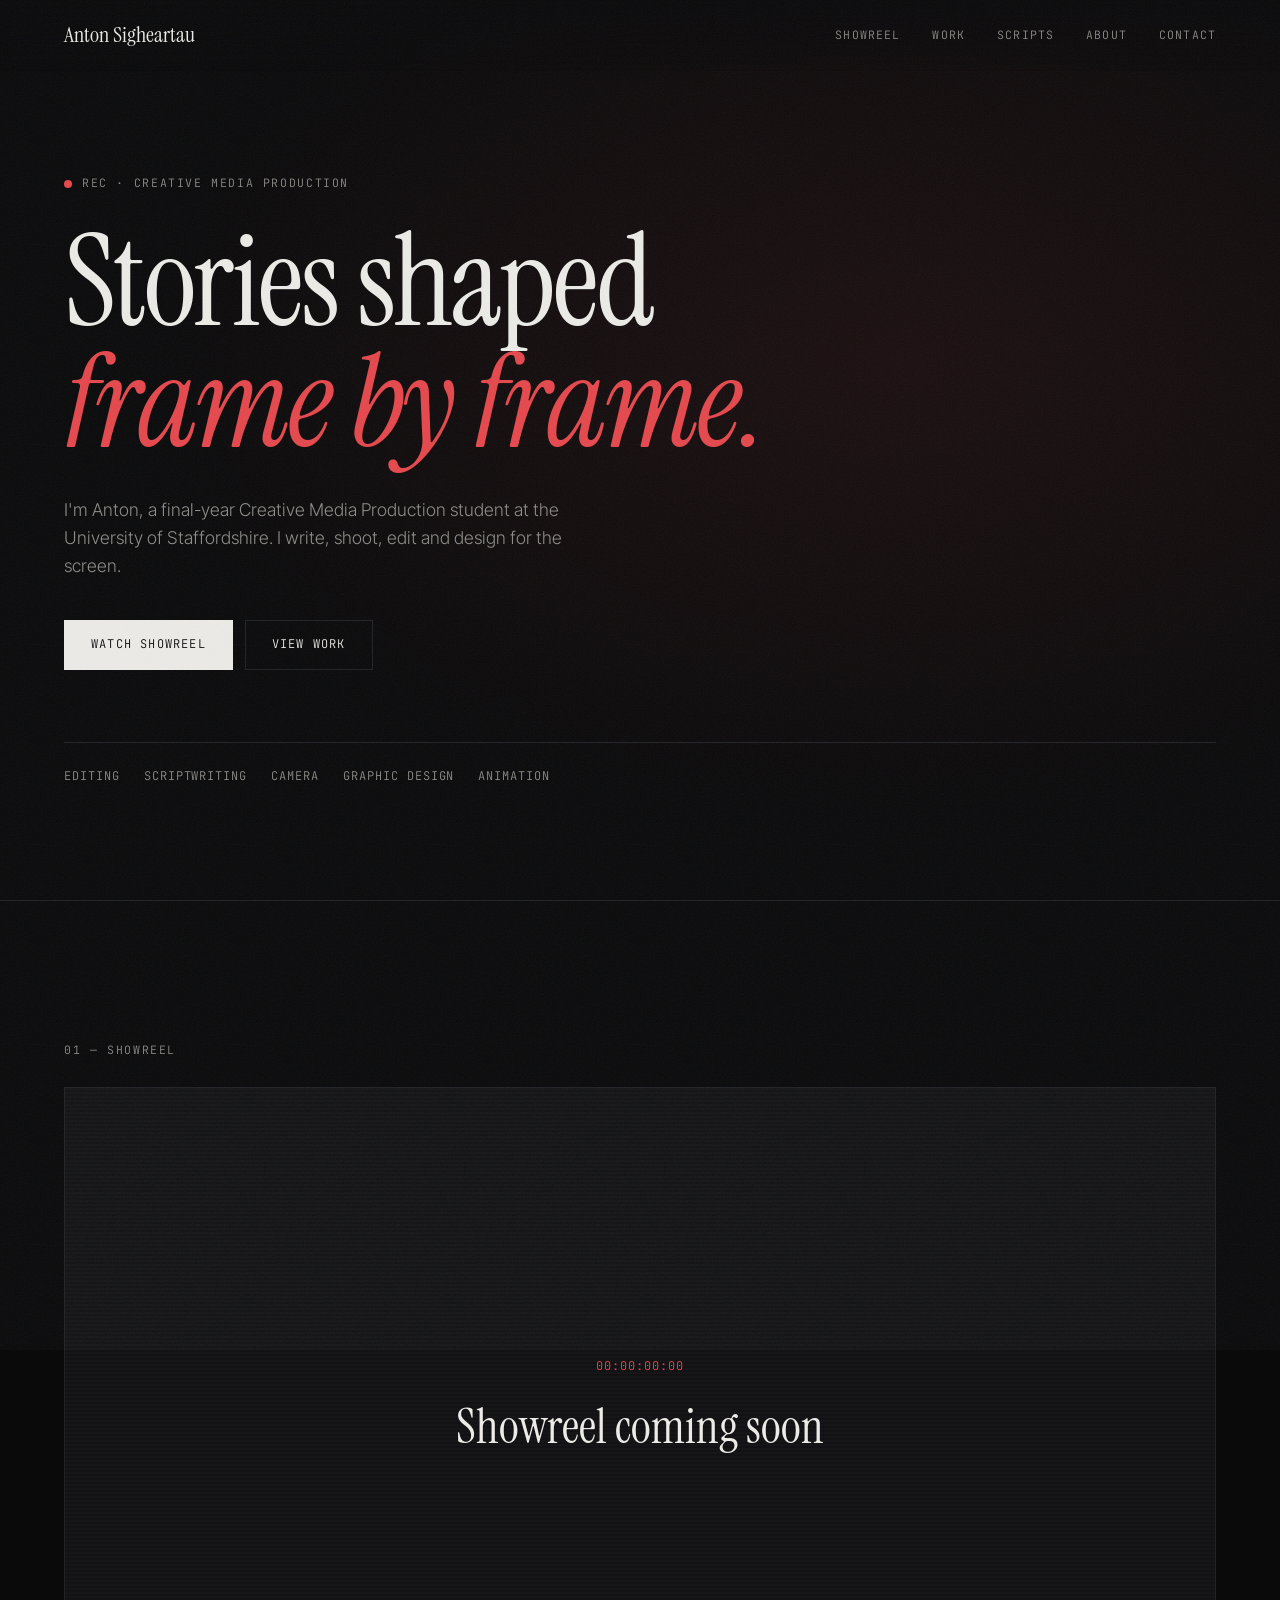
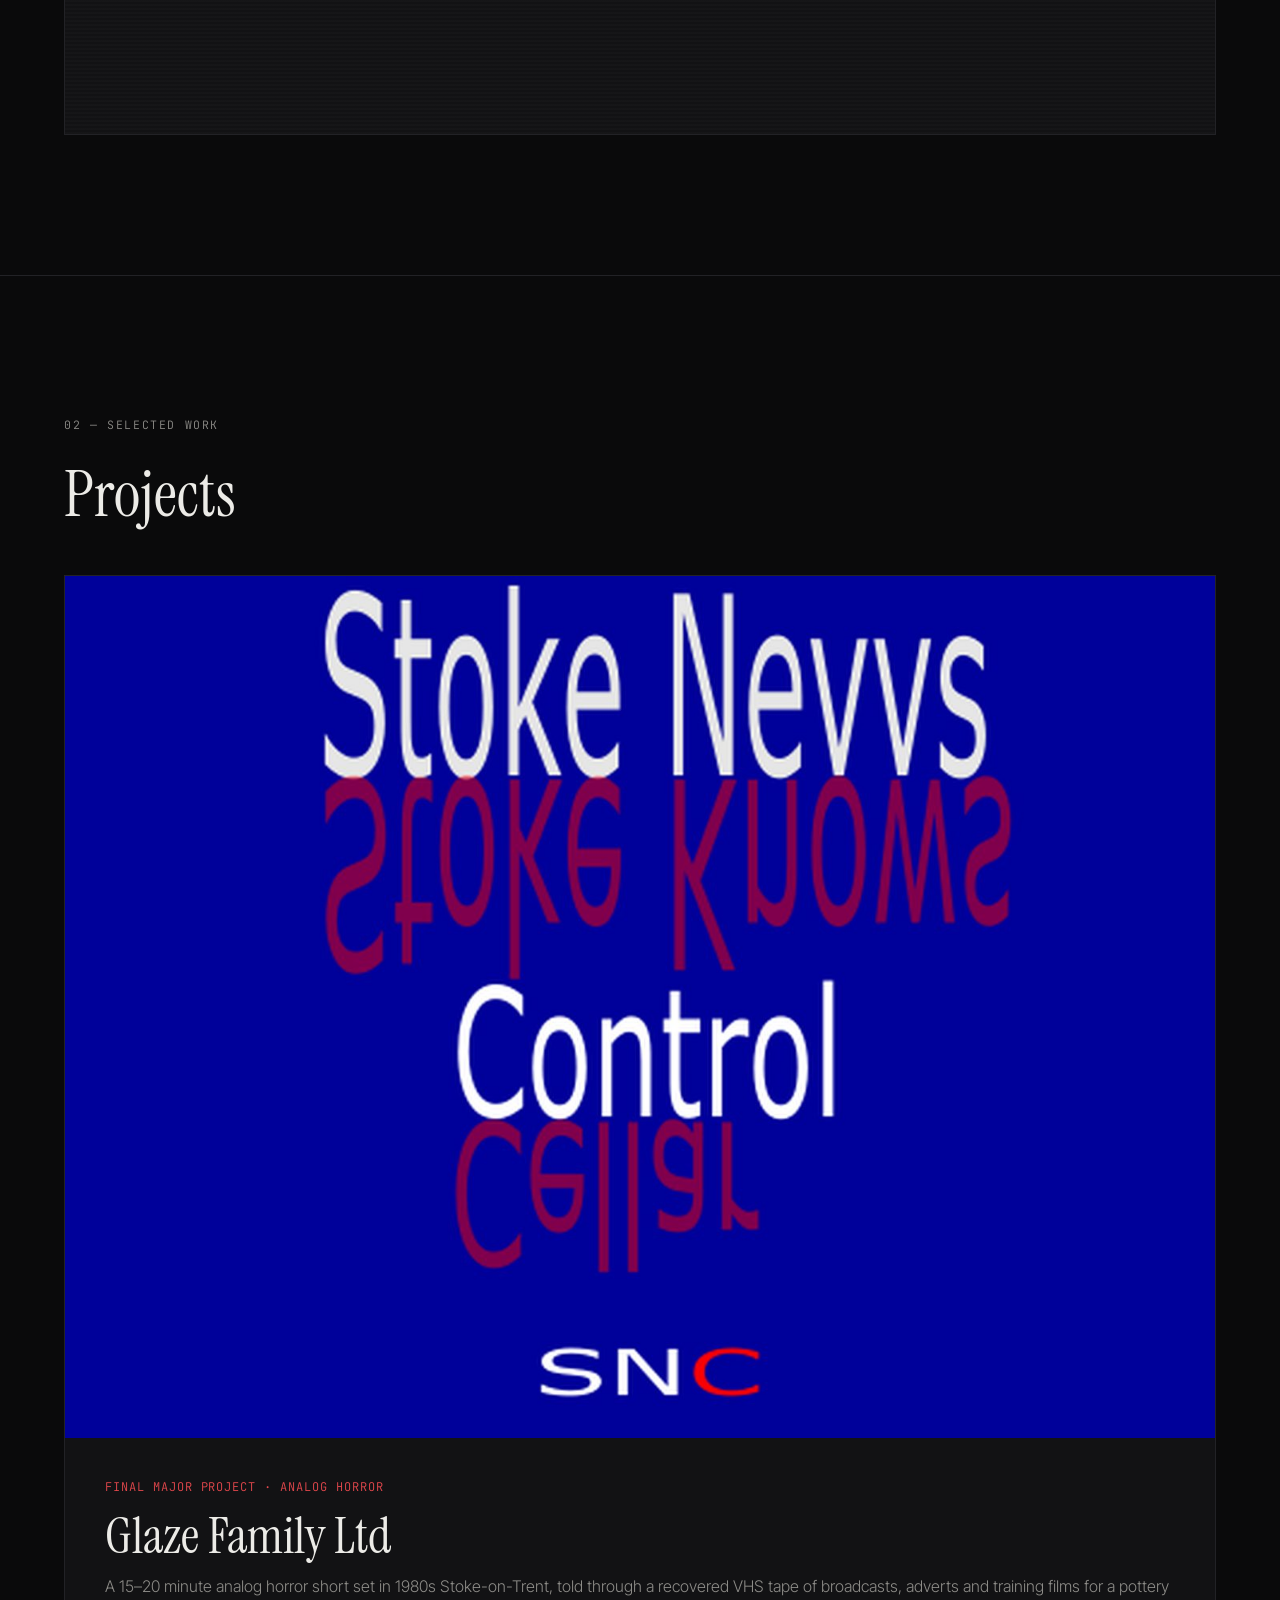
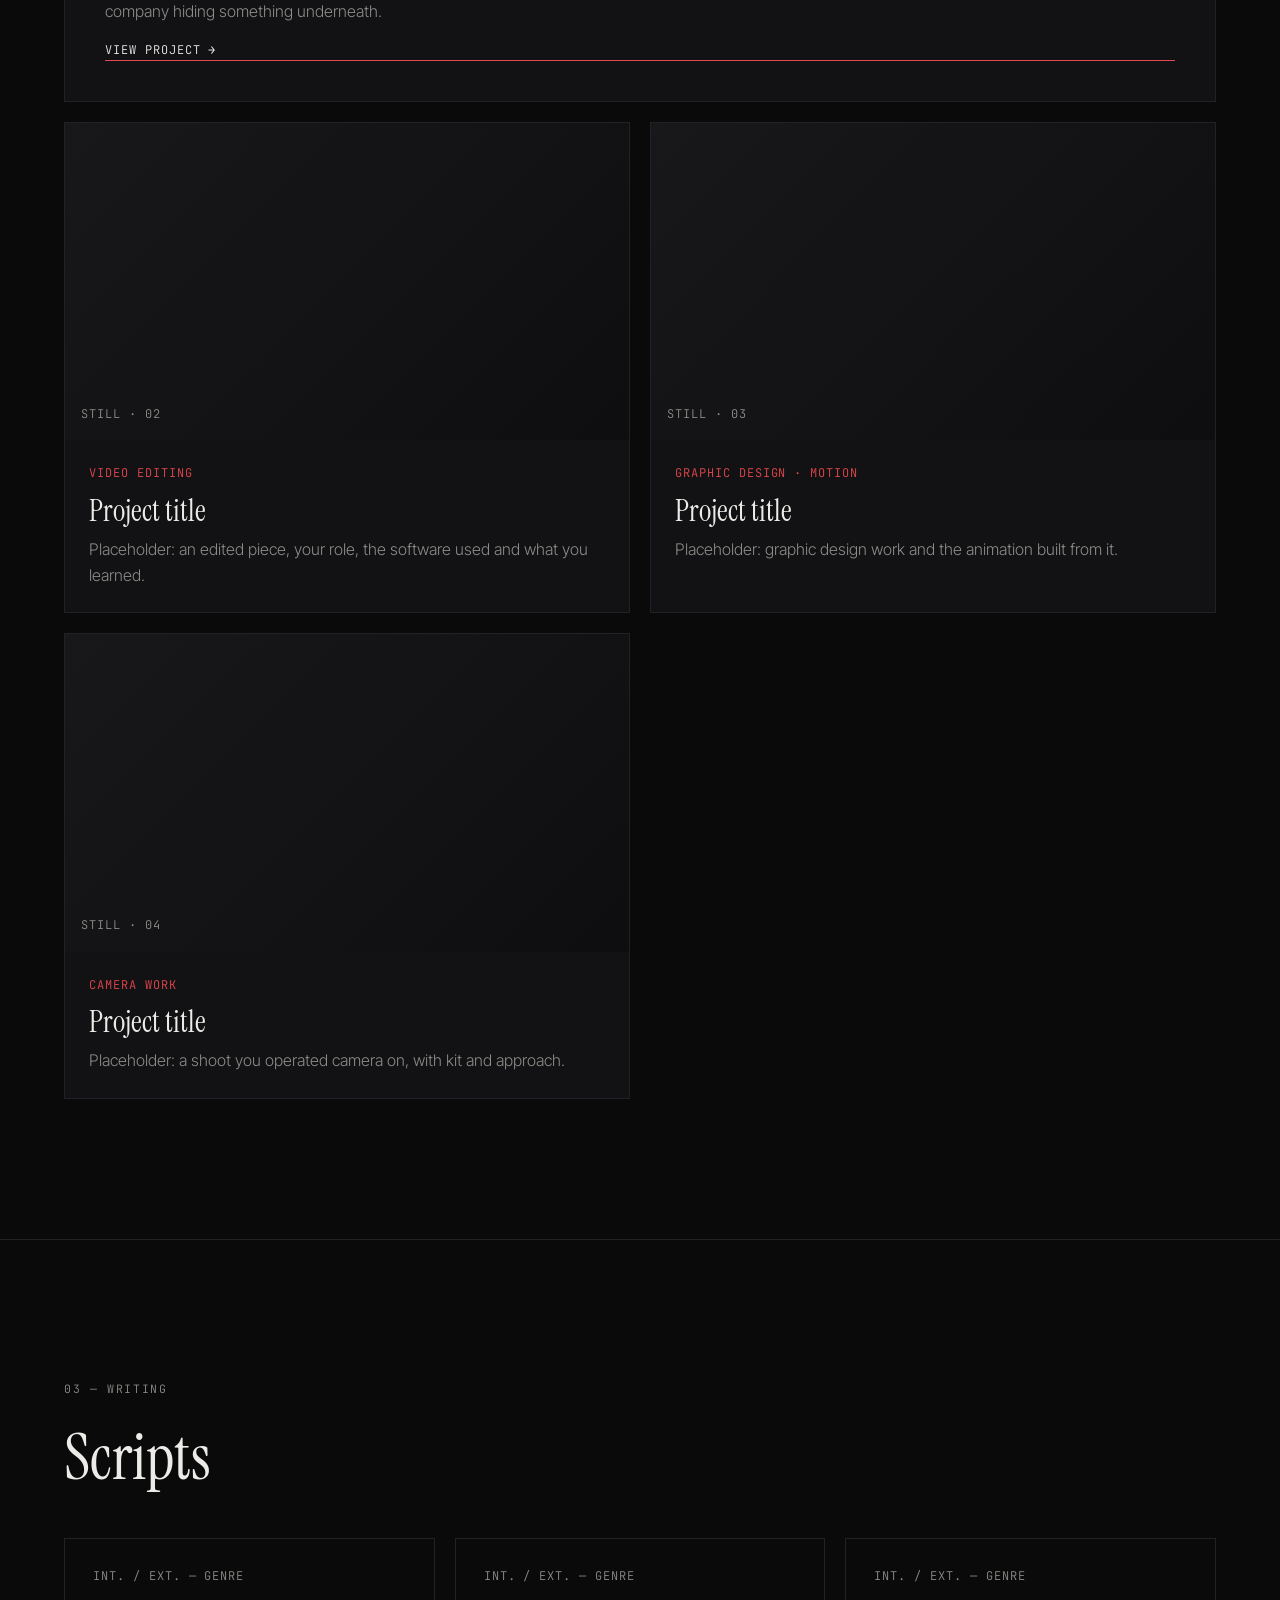
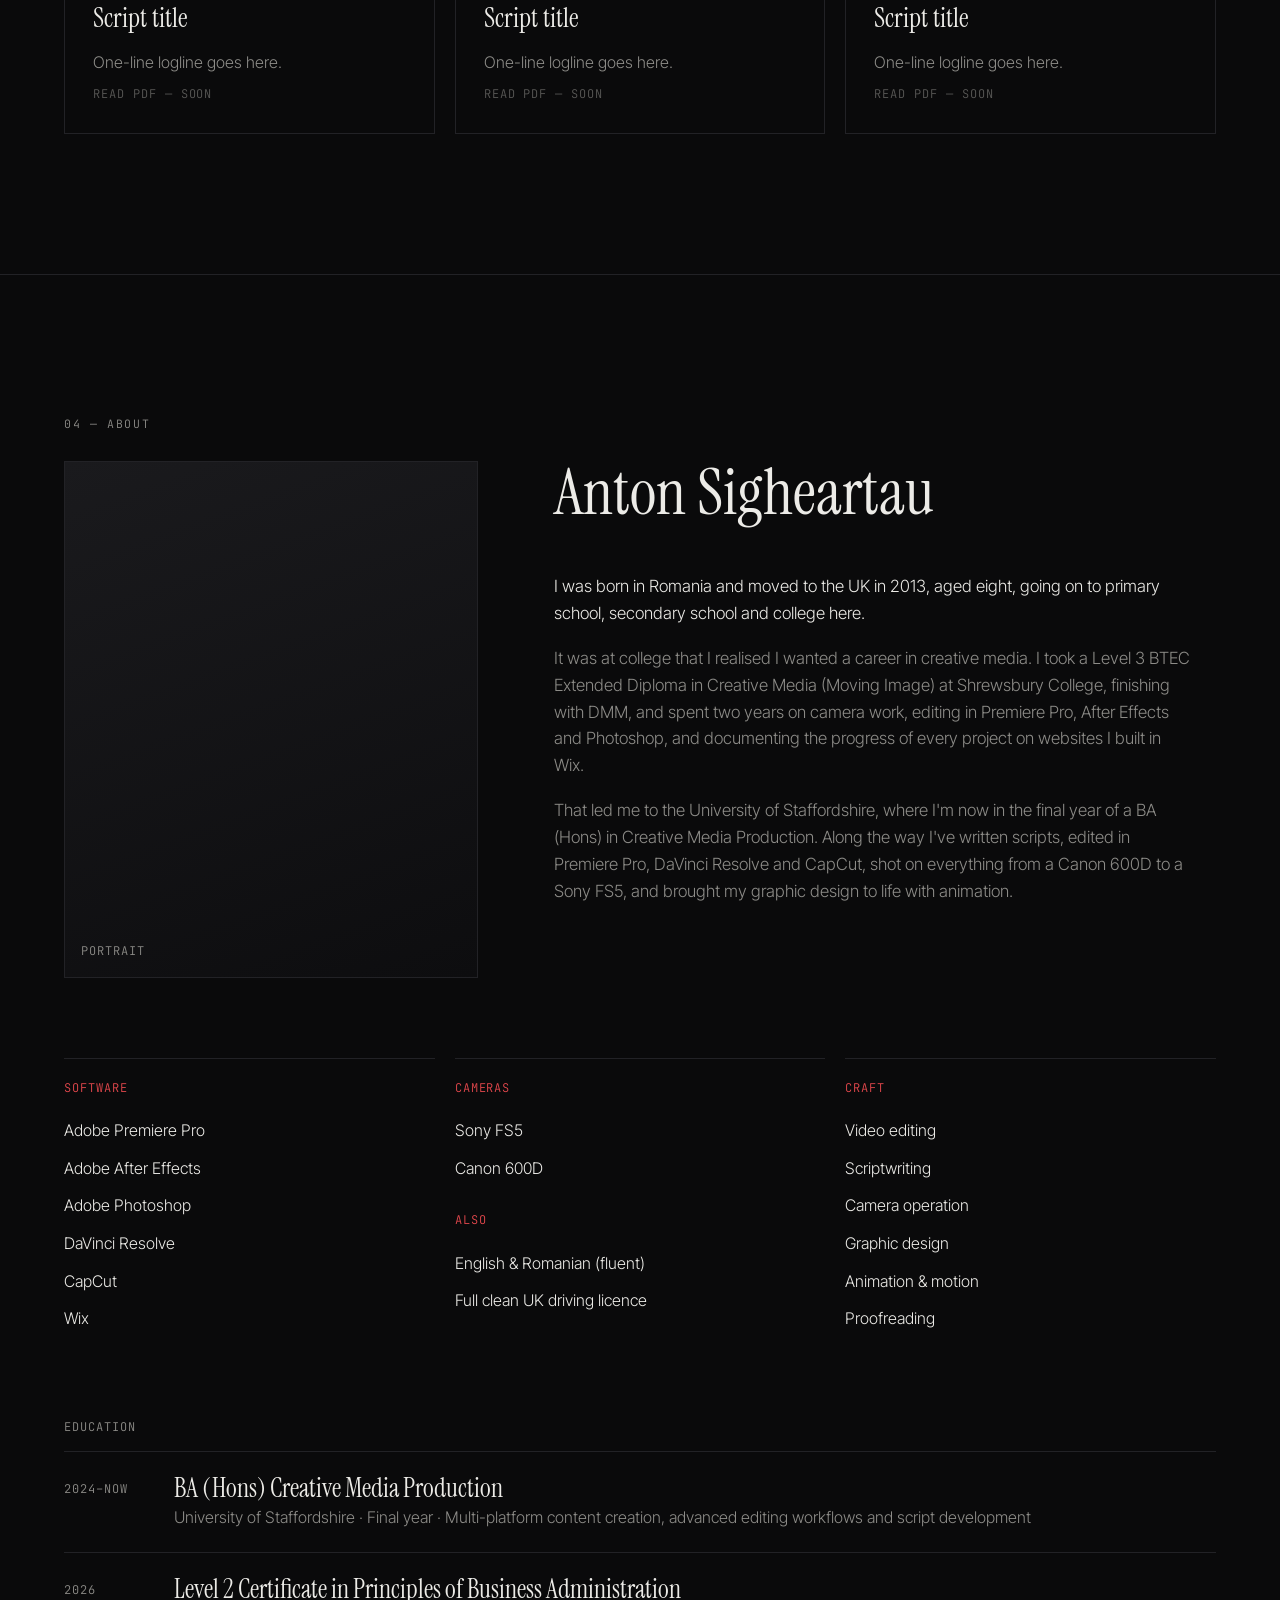
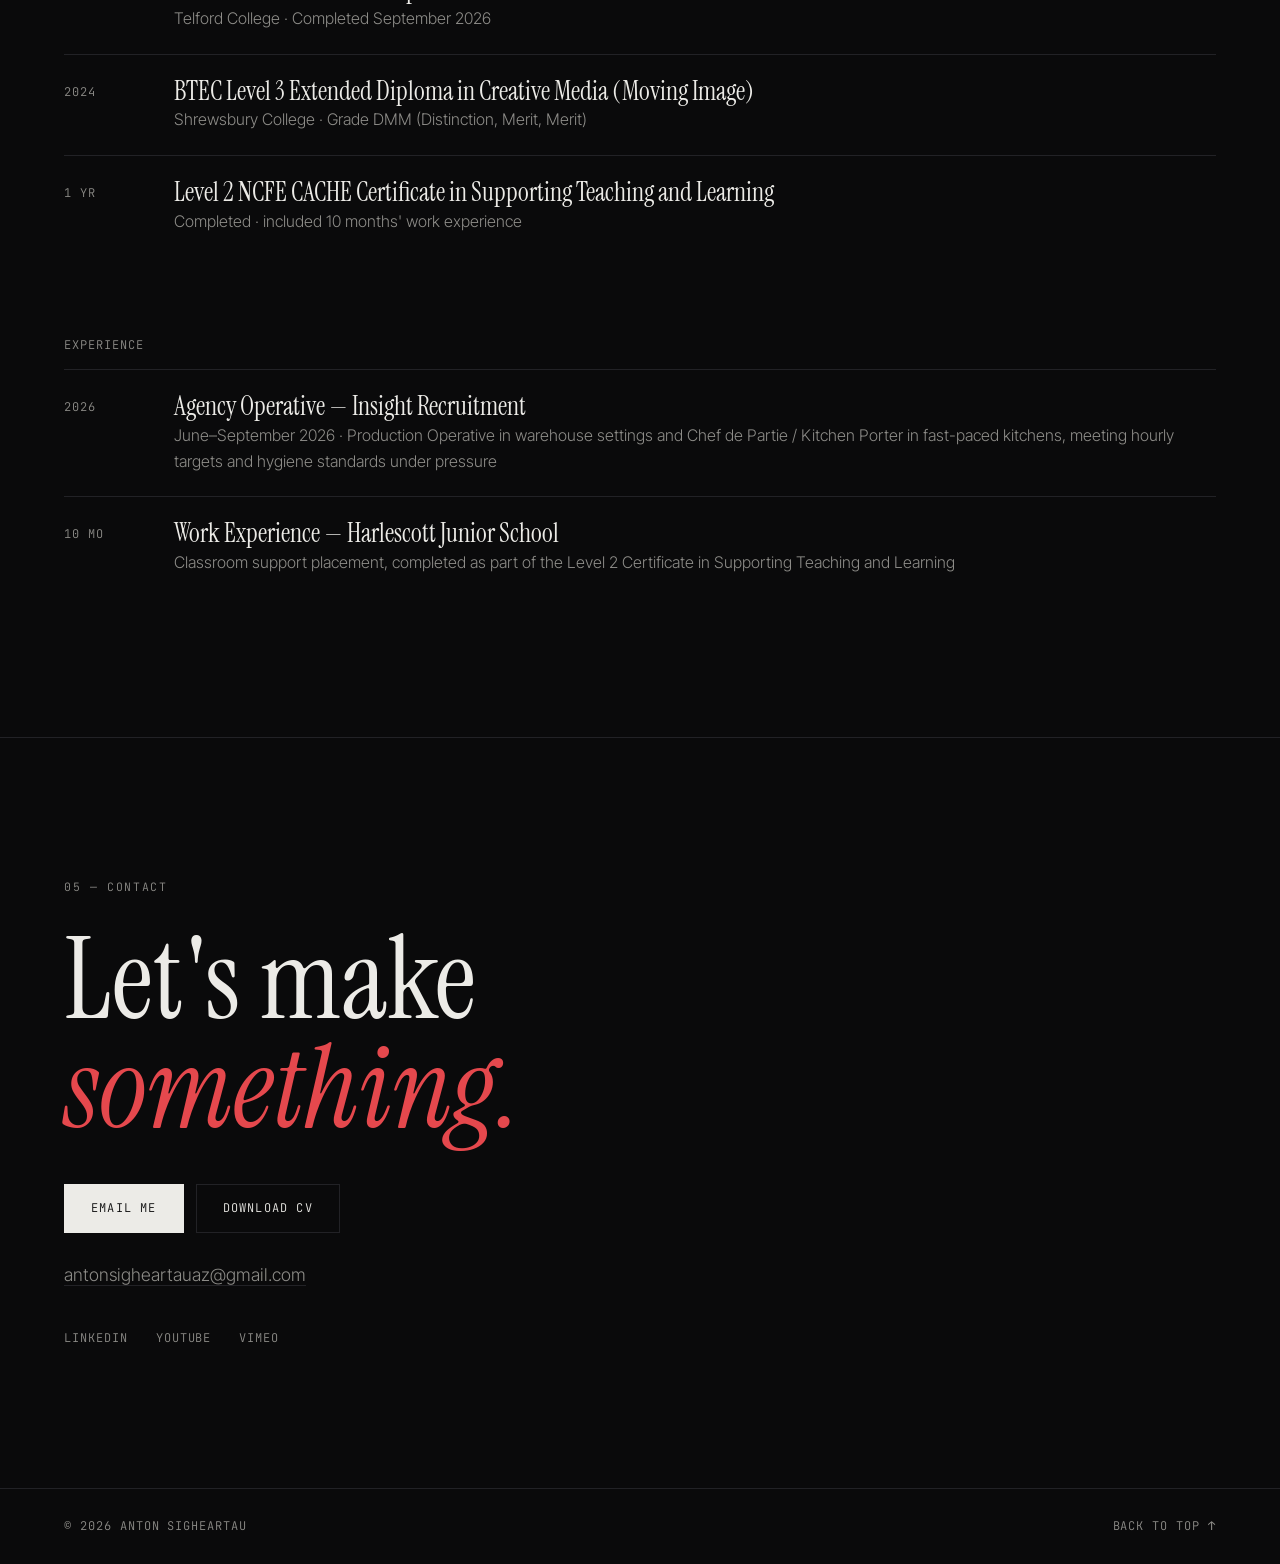
<file: index.html>
<!doctype html>
<html lang="en-GB">
<head>
  <meta charset="utf-8">
  <meta name="viewport" content="width=device-width, initial-scale=1">
  <title>Anton Sigheartau — Creative Media Portfolio</title>
  <meta name="description" content="Portfolio of Anton Sigheartau, Creative Media Production student at the University of Staffordshire: video editing, scriptwriting, camera work, graphic design and animation.">
  <link rel="preconnect" href="https://fonts.googleapis.com">
  <link rel="preconnect" href="https://fonts.gstatic.com" crossorigin>
  <link href="https://fonts.googleapis.com/css2?family=Instrument+Serif:ital@0;1&family=Inter+Tight:wght@300;400;500;600&family=JetBrains+Mono:wght@400;500&display=swap" rel="stylesheet">
  <link rel="stylesheet" href="style.css">
</head>
<body>
  <div class="grain" aria-hidden="true"></div>

  <header class="nav">
    <a href="#top" class="nav__logo">Anton Sigheartau</a>
    <nav class="nav__links" aria-label="Main">
      <a href="#showreel">Showreel</a>
      <a href="#work">Work</a>
      <a href="#scripts">Scripts</a>
      <a href="#about">About</a>
      <a href="#contact">Contact</a>
    </nav>
  </header>

  <main id="top">
    <!-- HERO -->
    <section class="hero">
      <p class="label"><span class="rec"></span>REC · Creative Media Production</p>
      <h1 class="hero__title">Stories shaped<br><em>frame by frame.</em></h1>
      <p class="hero__sub">I'm Anton, a final-year Creative Media Production student at the University of Staffordshire. I write, shoot, edit and design for the screen.</p>
      <div class="hero__cta">
        <a href="#showreel" class="btn btn--primary">Watch showreel</a>
        <a href="#work" class="btn">View work</a>
      </div>
      <div class="hero__meta mono">
        <span>Editing</span><span>Scriptwriting</span><span>Camera</span><span>Graphic design</span><span>Animation</span>
      </div>
    </section>

    <!-- SHOWREEL -->
    <section id="showreel" class="section">
      <p class="label">01 — Showreel</p>
      <!-- To embed: replace the placeholder div with
           <iframe src="https://www.youtube-nocookie.com/embed/VIDEO_ID" title="Showreel" allow="accelerometer; autoplay; encrypted-media; picture-in-picture" allowfullscreen></iframe> -->
      <div class="frame">
        <div class="frame__placeholder">
          <span class="mono">00:00:00:00</span>
          <p>Showreel coming soon</p>
        </div>
      </div>
    </section>

    <!-- WORK -->
    <section id="work" class="section">
      <p class="label">02 — Selected work</p>
      <h2 class="section__title">Projects</h2>
      <div class="grid grid--work">
        <a class="card card--feature" href="glaze-family.html">
          <div class="card__media card__media--img"><img src="assets/glaze/snc-logo-corrupted.jpg" alt="Stoke Knows Control logo from Glaze Family Ltd"></div>
          <div class="card__body">
            <p class="mono card__tags">Final Major Project · Analog horror</p>
            <h3>Glaze Family Ltd</h3>
            <p>A 15–20 minute analog horror short set in 1980s Stoke-on-Trent, told through a recovered VHS tape of broadcasts, adverts and training films for a pottery company hiding something underneath.</p>
            <span class="mono card__more">View project →</span>
          </div>
        </a>
        <article class="card">
          <div class="card__media"><span class="mono">STILL · 02</span></div>
          <div class="card__body">
            <p class="mono card__tags">Video editing</p>
            <h3>Project title</h3>
            <p>Placeholder: an edited piece, your role, the software used and what you learned.</p>
          </div>
        </article>
        <article class="card">
          <div class="card__media"><span class="mono">STILL · 03</span></div>
          <div class="card__body">
            <p class="mono card__tags">Graphic design · Motion</p>
            <h3>Project title</h3>
            <p>Placeholder: graphic design work and the animation built from it.</p>
          </div>
        </article>
        <article class="card">
          <div class="card__media"><span class="mono">STILL · 04</span></div>
          <div class="card__body">
            <p class="mono card__tags">Camera work</p>
            <h3>Project title</h3>
            <p>Placeholder: a shoot you operated camera on, with kit and approach.</p>
          </div>
        </article>
      </div>
    </section>

    <!-- SCRIPTS -->
    <section id="scripts" class="section">
      <p class="label">03 — Writing</p>
      <h2 class="section__title">Scripts</h2>
      <div class="grid grid--scripts">
        <article class="script">
          <p class="mono">INT. / EXT. — Genre</p>
          <h3>Script title</h3>
          <p>One-line logline goes here.</p>
          <span class="link link--disabled mono">Read PDF — soon</span>
        </article>
        <article class="script">
          <p class="mono">INT. / EXT. — Genre</p>
          <h3>Script title</h3>
          <p>One-line logline goes here.</p>
          <span class="link link--disabled mono">Read PDF — soon</span>
        </article>
        <article class="script">
          <p class="mono">INT. / EXT. — Genre</p>
          <h3>Script title</h3>
          <p>One-line logline goes here.</p>
          <span class="link link--disabled mono">Read PDF — soon</span>
        </article>
      </div>
    </section>

    <!-- ABOUT -->
    <section id="about" class="section about">
      <p class="label">04 — About</p>
      <div class="about__grid">
        <div class="about__portrait"><span class="mono">PORTRAIT</span></div>
        <div class="about__text">
          <h2 class="section__title">Anton Sigheartau</h2>
          <p>I was born in Romania and moved to the UK in 2013, aged eight, going on to primary school, secondary school and college here.</p>
          <p>It was at college that I realised I wanted a career in creative media. I took a Level 3 BTEC Extended Diploma in Creative Media (Moving Image) at Shrewsbury College, finishing with DMM, and spent two years on camera work, editing in Premiere Pro, After Effects and Photoshop, and documenting the progress of every project on websites I built in Wix.</p>
          <p>That led me to the University of Staffordshire, where I'm now in the final year of a BA (Hons) in Creative Media Production. Along the way I've written scripts, edited in Premiere Pro, DaVinci Resolve and CapCut, shot on everything from a Canon 600D to a Sony FS5, and brought my graphic design to life with animation.</p>
        </div>
      </div>

      <div class="kit">
        <div class="kit__col">
          <p class="mono kit__head">Software</p>
          <ul><li>Adobe Premiere Pro</li><li>Adobe After Effects</li><li>Adobe Photoshop</li><li>DaVinci Resolve</li><li>CapCut</li><li>Wix</li></ul>
        </div>
        <div class="kit__col">
          <p class="mono kit__head">Cameras</p>
          <ul><li>Sony FS5</li><li>Canon 600D</li></ul>
          <p class="mono kit__head kit__head--gap">Also</p>
          <ul><li>English &amp; Romanian (fluent)</li><li>Full clean UK driving licence</li></ul>
        </div>
        <div class="kit__col">
          <p class="mono kit__head">Craft</p>
          <ul><li>Video editing</li><li>Scriptwriting</li><li>Camera operation</li><li>Graphic design</li><li>Animation &amp; motion</li><li>Proofreading</li></ul>
        </div>
      </div>

      <div class="timeline">
        <p class="mono kit__head">Education</p>
        <div class="timeline__item">
          <span class="mono timeline__when">2024–Now</span>
          <div><h3>BA (Hons) Creative Media Production</h3><p>University of Staffordshire · Final year · Multi-platform content creation, advanced editing workflows and script development</p></div>
        </div>
        <div class="timeline__item">
          <span class="mono timeline__when">2026</span>
          <div><h3>Level 2 Certificate in Principles of Business Administration</h3><p>Telford College · Completed September 2026</p></div>
        </div>
        <div class="timeline__item">
          <span class="mono timeline__when">2024</span>
          <div><h3>BTEC Level 3 Extended Diploma in Creative Media (Moving Image)</h3><p>Shrewsbury College · Grade DMM (Distinction, Merit, Merit)</p></div>
        </div>
        <div class="timeline__item">
          <span class="mono timeline__when">1 yr</span>
          <div><h3>Level 2 NCFE CACHE Certificate in Supporting Teaching and Learning</h3><p>Completed · included 10 months' work experience</p></div>
        </div>
      </div>

      <div class="timeline">
        <p class="mono kit__head">Experience</p>
        <div class="timeline__item">
          <span class="mono timeline__when">2026</span>
          <div><h3>Agency Operative — Insight Recruitment</h3><p>June–September 2026 · Production Operative in warehouse settings and Chef de Partie / Kitchen Porter in fast-paced kitchens, meeting hourly targets and hygiene standards under pressure</p></div>
        </div>
        <div class="timeline__item">
          <span class="mono timeline__when">10 mo</span>
          <div><h3>Work Experience — Harlescott Junior School</h3><p>Classroom support placement, completed as part of the Level 2 Certificate in Supporting Teaching and Learning</p></div>
        </div>
      </div>
    </section>

    <!-- CONTACT -->
    <section id="contact" class="section contact">
      <p class="label">05 — Contact</p>
      <h2 class="contact__title">Let's make<br><em>something.</em></h2>
      <div class="contact__links">
        <a class="btn btn--primary" href="mailto:antonsigheartauaz@gmail.com">Email me</a>
        <a class="btn" href="assets/Anton-Sigheartau-CV.pdf" download>Download CV</a>
      </div>
      <p class="contact__email"><a href="mailto:antonsigheartauaz@gmail.com">antonsigheartauaz@gmail.com</a></p>
      <div class="socials mono">
        <a href="https://www.linkedin.com/in/anton-sigheartau-5a3a0926b" target="_blank" rel="noopener">LinkedIn</a><a href="#contact">YouTube</a><a href="#contact">Vimeo</a>
      </div>
    </section>
  </main>

  <footer class="footer mono">
    <span>© <span id="year"></span> Anton Sigheartau</span>
    <a href="#top">Back to top ↑</a>
  </footer>

  <script>document.getElementById('year').textContent = new Date().getFullYear();</script>
</body>
</html>
</file>
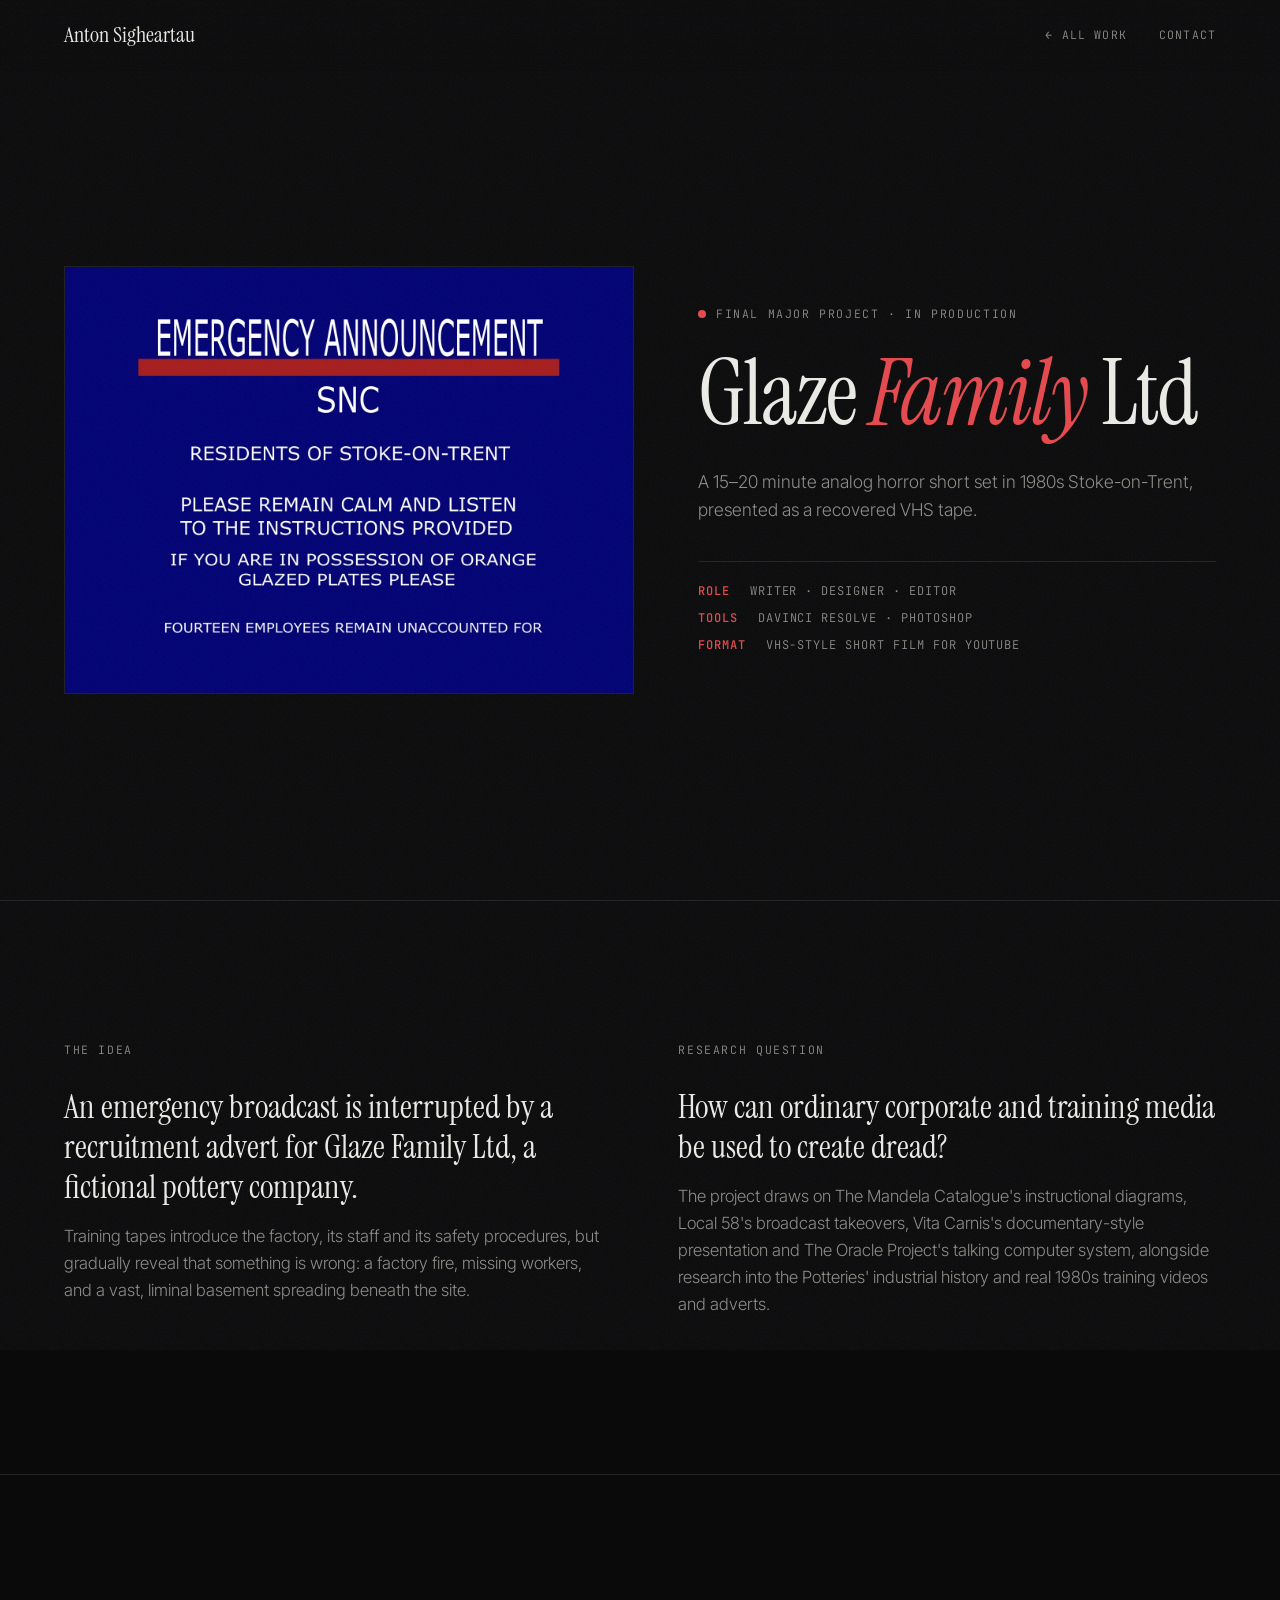
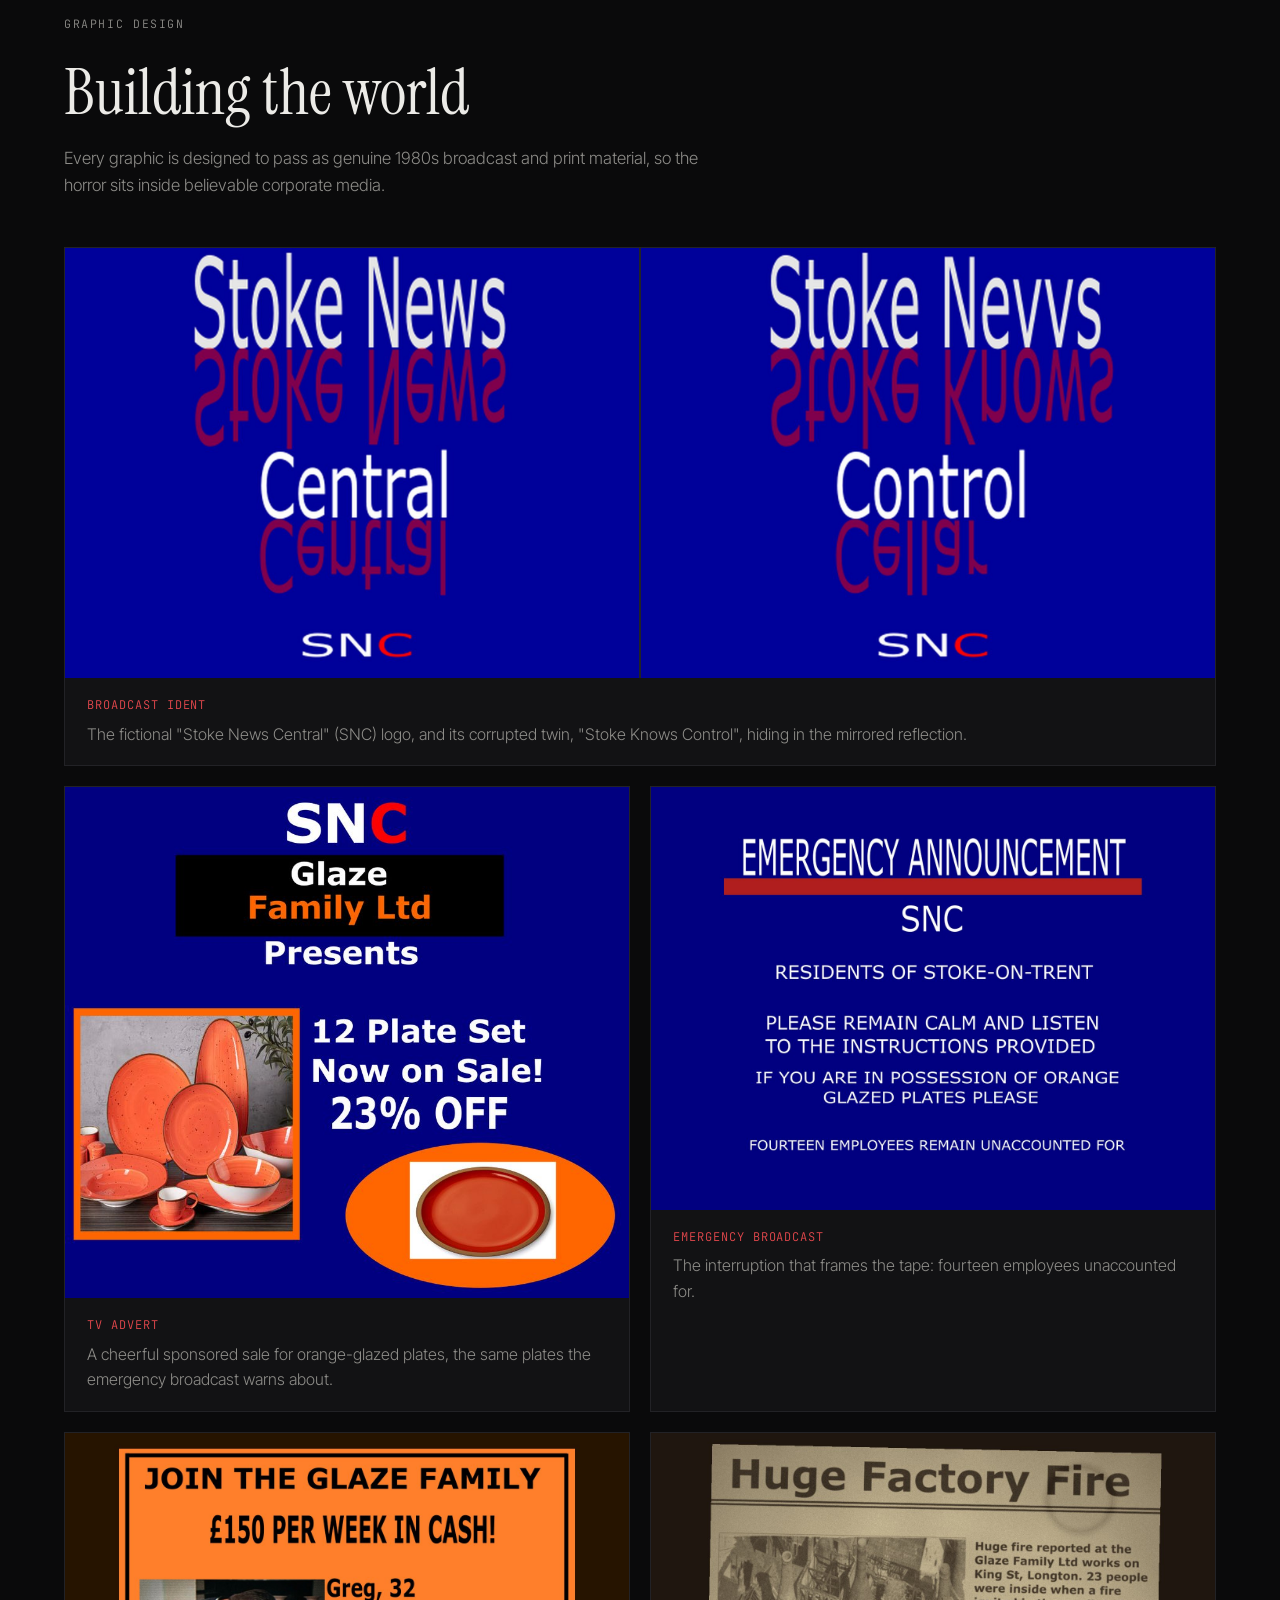
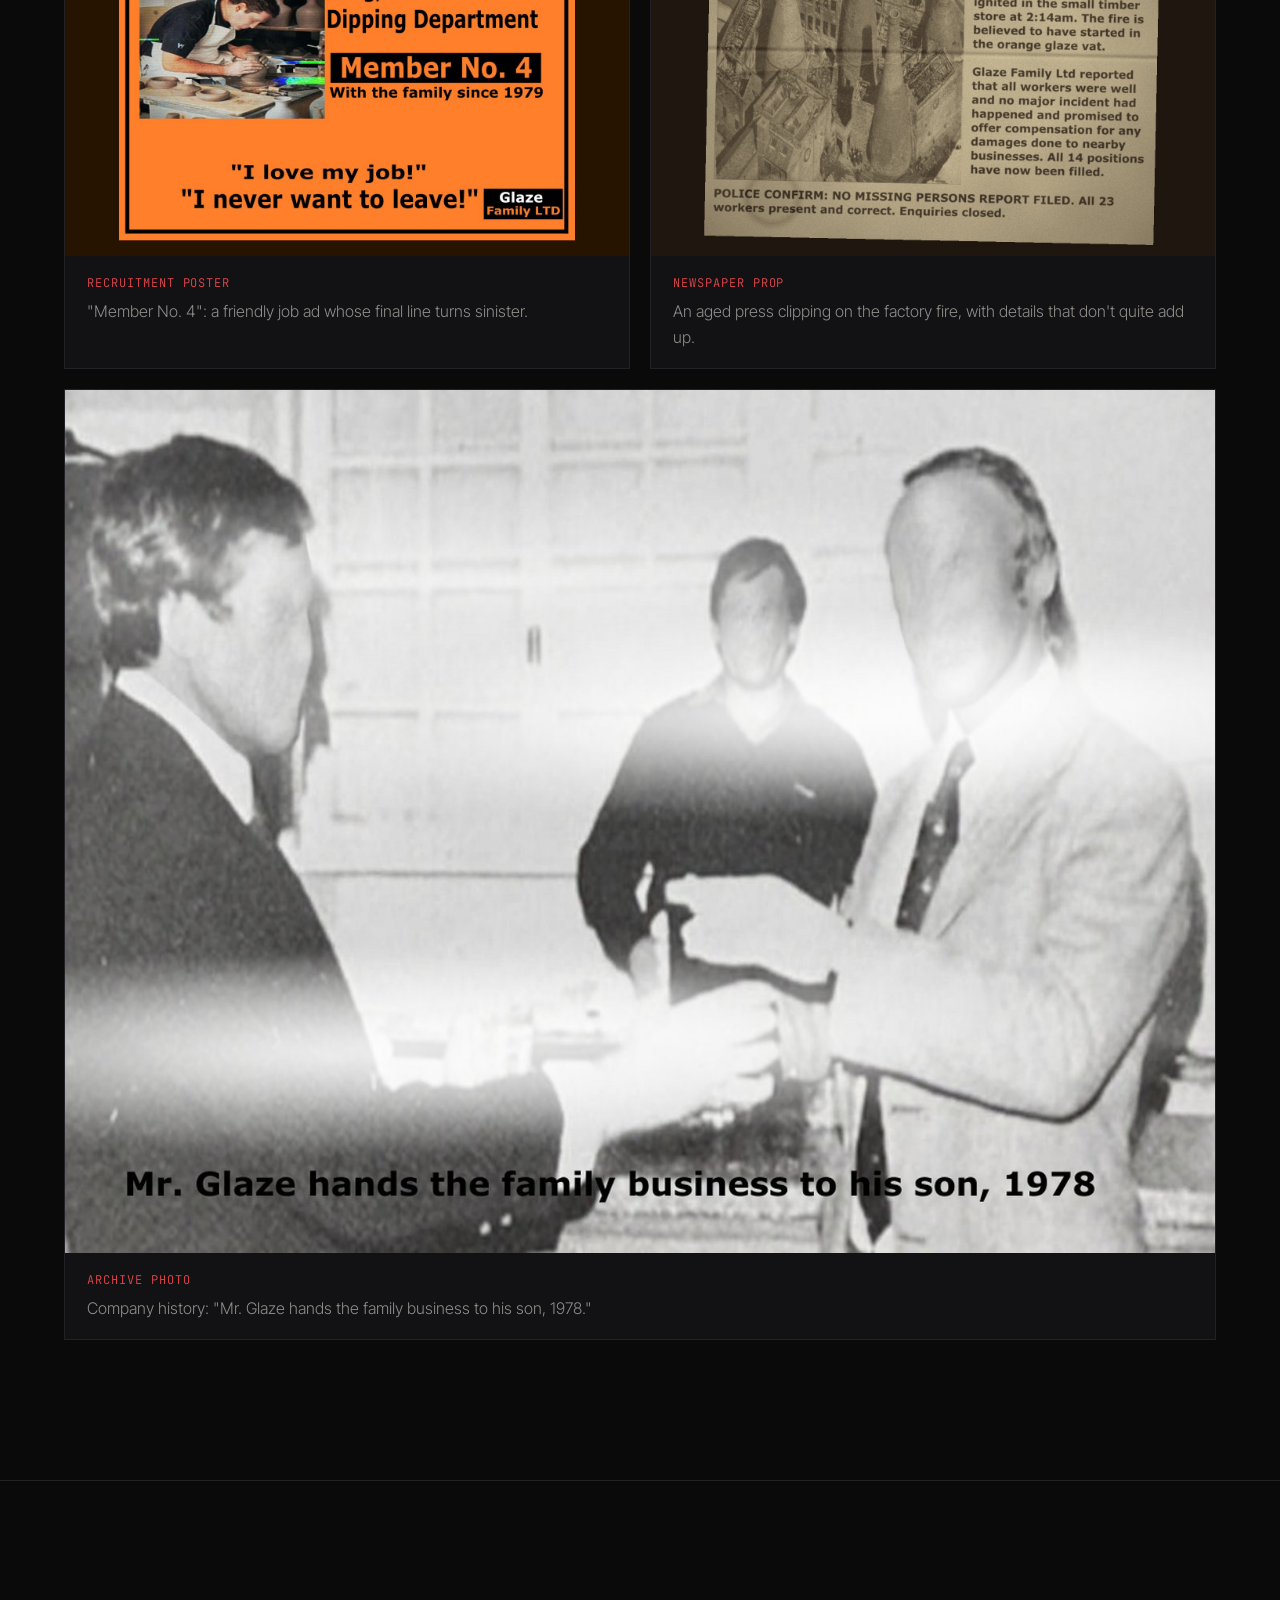
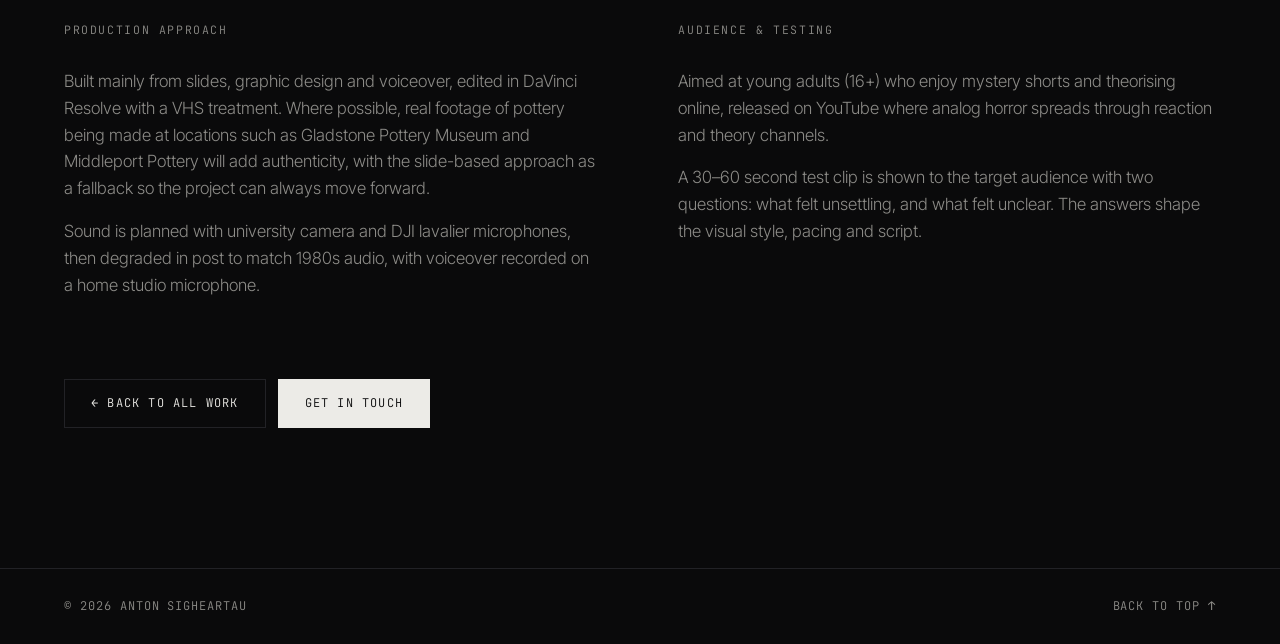
<file: glaze-family.html>
<!doctype html>
<html lang="en-GB">
<head>
  <meta charset="utf-8">
  <meta name="viewport" content="width=device-width, initial-scale=1">
  <title>Glaze Family Ltd — Anton Sigheartau</title>
  <meta name="description" content="Glaze Family Ltd: an analog horror short film set in 1980s Stoke-on-Trent. Final Major Project by Anton Sigheartau.">
  <link rel="preconnect" href="https://fonts.googleapis.com">
  <link rel="preconnect" href="https://fonts.gstatic.com" crossorigin>
  <link href="https://fonts.googleapis.com/css2?family=Instrument+Serif:ital@0;1&family=Inter+Tight:wght@300;400;500;600&family=JetBrains+Mono:wght@400;500&display=swap" rel="stylesheet">
  <link rel="stylesheet" href="style.css">
</head>
<body>
  <div class="grain" aria-hidden="true"></div>

  <header class="nav">
    <a href="index.html" class="nav__logo">Anton Sigheartau</a>
    <nav class="nav__links" aria-label="Main">
      <a href="index.html#work">← All work</a>
      <a href="index.html#contact">Contact</a>
    </nav>
  </header>

  <main>
    <section class="project-hero">
      <img src="assets/glaze/emergency-announcement.jpg" alt="Emergency announcement title card from Glaze Family Ltd" class="project-hero__img">
      <div class="project-hero__text">
        <p class="label"><span class="rec"></span>Final Major Project · In production</p>
        <h1 class="hero__title">Glaze <em>Family</em> Ltd</h1>
        <p class="hero__sub">A 15–20 minute analog horror short set in 1980s Stoke-on-Trent, presented as a recovered VHS tape.</p>
        <div class="project-facts mono">
          <span><b>Role</b> Writer · Designer · Editor</span>
          <span><b>Tools</b> DaVinci Resolve · Photoshop</span>
          <span><b>Format</b> VHS-style short film for YouTube</span>
        </div>
      </div>
    </section>

    <section class="section project-body">
      <div class="project-cols">
        <div>
          <p class="label">The idea</p>
          <p class="lead">An emergency broadcast is interrupted by a recruitment advert for Glaze Family Ltd, a fictional pottery company.</p>
          <p>Training tapes introduce the factory, its staff and its safety procedures, but gradually reveal that something is wrong: a factory fire, missing workers, and a vast, liminal basement spreading beneath the site.</p>
        </div>
        <div>
          <p class="label">Research question</p>
          <p class="lead">How can ordinary corporate and training media be used to create dread?</p>
          <p>The project draws on The Mandela Catalogue's instructional diagrams, Local 58's broadcast takeovers, Vita Carnis's documentary-style presentation and The Oracle Project's talking computer system, alongside research into the Potteries' industrial history and real 1980s training videos and adverts.</p>
        </div>
      </div>
    </section>

    <section class="section">
      <p class="label">Graphic design</p>
      <h2 class="section__title">Building the world</h2>
      <p class="section__intro">Every graphic is designed to pass as genuine 1980s broadcast and print material, so the horror sits inside believable corporate media.</p>

      <div class="gallery">
        <figure class="gallery__item gallery__item--wide">
          <div class="pair">
            <img src="assets/glaze/snc-logo.jpg" alt="Stoke News Central broadcast logo" loading="lazy">
            <img src="assets/glaze/snc-logo-corrupted.jpg" alt="Corrupted version of the logo reading Stoke Knows Control" loading="lazy">
          </div>
          <figcaption><span class="mono">Broadcast ident</span>The fictional "Stoke News Central" (SNC) logo, and its corrupted twin, "Stoke Knows Control", hiding in the mirrored reflection.</figcaption>
        </figure>
        <figure class="gallery__item">
          <img src="assets/glaze/glaze-advert.jpg" alt="SNC presents a Glaze Family Ltd plate set advert" loading="lazy">
          <figcaption><span class="mono">TV advert</span>A cheerful sponsored sale for orange-glazed plates, the same plates the emergency broadcast warns about.</figcaption>
        </figure>
        <figure class="gallery__item">
          <img src="assets/glaze/emergency-announcement.jpg" alt="Emergency announcement telling residents about orange glazed plates" loading="lazy">
          <figcaption><span class="mono">Emergency broadcast</span>The interruption that frames the tape: fourteen employees unaccounted for.</figcaption>
        </figure>
        <figure class="gallery__item">
          <img src="assets/glaze/recruitment-greg.jpg" alt="Join the Glaze Family recruitment poster featuring worker Greg" loading="lazy">
          <figcaption><span class="mono">Recruitment poster</span>"Member No. 4": a friendly job ad whose final line turns sinister.</figcaption>
        </figure>
        <figure class="gallery__item">
          <img src="assets/glaze/factory-fire-newspaper.jpg" alt="Aged newspaper report of a huge factory fire" loading="lazy">
          <figcaption><span class="mono">Newspaper prop</span>An aged press clipping on the factory fire, with details that don't quite add up.</figcaption>
        </figure>
        <figure class="gallery__item gallery__item--wide">
          <img src="assets/glaze/handover-1978.jpg" alt="Archive photo captioned Mr Glaze hands the family business to his son, 1978" loading="lazy">
          <figcaption><span class="mono">Archive photo</span>Company history: "Mr. Glaze hands the family business to his son, 1978."</figcaption>
        </figure>
      </div>
    </section>

    <section class="section project-body">
      <div class="project-cols">
        <div>
          <p class="label">Production approach</p>
          <p>Built mainly from slides, graphic design and voiceover, edited in DaVinci Resolve with a VHS treatment. Where possible, real footage of pottery being made at locations such as Gladstone Pottery Museum and Middleport Pottery will add authenticity, with the slide-based approach as a fallback so the project can always move forward.</p>
          <p>Sound is planned with university camera and DJI lavalier microphones, then degraded in post to match 1980s audio, with voiceover recorded on a home studio microphone.</p>
        </div>
        <div>
          <p class="label">Audience &amp; testing</p>
          <p>Aimed at young adults (16+) who enjoy mystery shorts and theorising online, released on YouTube where analog horror spreads through reaction and theory channels.</p>
          <p>A 30–60 second test clip is shown to the target audience with two questions: what felt unsettling, and what felt unclear. The answers shape the visual style, pacing and script.</p>
        </div>
      </div>
      <div class="project-next">
        <a href="index.html#work" class="btn">← Back to all work</a>
        <a href="index.html#contact" class="btn btn--primary">Get in touch</a>
      </div>
    </section>
  </main>

  <footer class="footer mono">
    <span>© <span id="year"></span> Anton Sigheartau</span>
    <a href="#">Back to top ↑</a>
  </footer>
  <script>document.getElementById('year').textContent = new Date().getFullYear();</script>
</body>
</html>
</file>
<file: style.css>
:root {
  --bg: #0a0a0b;
  --bg-2: #121214;
  --line: #222226;
  --text: #ecebe7;
  --muted: #8d8c88;
  --accent: #e5484d;
  --serif: "Instrument Serif", Georgia, serif;
  --sans: "Inter Tight", system-ui, sans-serif;
  --mono: "JetBrains Mono", ui-monospace, monospace;
  --pad: clamp(16px, 5vw, 64px);
}

* { box-sizing: border-box; margin: 0; padding: 0; }
html { scroll-behavior: smooth; }
body {
  background: var(--bg);
  color: var(--text);
  font-family: var(--sans);
  font-weight: 300;
  line-height: 1.6;
  -webkit-font-smoothing: antialiased;
  overflow-x: hidden;
}
a { color: inherit; text-decoration: none; }
ul { list-style: none; }
.mono { font-family: var(--mono); font-size: 0.75rem; letter-spacing: 0.08em; text-transform: uppercase; }

/* Film grain */
.grain {
  position: fixed; inset: -50%; pointer-events: none; z-index: 100; opacity: 0.06;
  background-image: url("data:image/svg+xml,%3Csvg xmlns='http://www.w3.org/2000/svg' width='200' height='200'%3E%3Cfilter id='n'%3E%3CfeTurbulence type='fractalNoise' baseFrequency='0.9' numOctaves='3' stitchTiles='stitch'/%3E%3C/filter%3E%3Crect width='100%25' height='100%25' filter='url(%23n)'/%3E%3C/svg%3E");
  animation: grain 1s steps(4) infinite;
}
@keyframes grain {
  0% { transform: translate(0, 0); } 25% { transform: translate(-3%, 2%); }
  50% { transform: translate(2%, -3%); } 75% { transform: translate(-2%, -1%); }
}

/* Nav */
.nav {
  position: fixed; top: 0; left: 0; right: 0; z-index: 50;
  display: flex; justify-content: space-between; align-items: center;
  padding: 18px var(--pad);
  background: linear-gradient(to bottom, rgba(10,10,11,.92), rgba(10,10,11,0));
  backdrop-filter: blur(6px);
}
.nav__logo { font-family: var(--serif); font-size: 1.35rem; }
.nav__links { display: flex; gap: clamp(14px, 2.5vw, 32px); }
.nav__links a { font-family: var(--mono); font-size: .72rem; letter-spacing: .1em; text-transform: uppercase; color: var(--muted); transition: color .2s; }
.nav__links a:hover { color: var(--text); }

/* Labels & buttons */
.label {
  font-family: var(--mono); font-size: .72rem; letter-spacing: .14em; text-transform: uppercase;
  color: var(--muted); display: flex; align-items: center; gap: 10px; margin-bottom: 28px;
}
.rec { width: 8px; height: 8px; border-radius: 50%; background: var(--accent); animation: blink 1.4s infinite; }
@keyframes blink { 50% { opacity: .2; } }
.btn {
  display: inline-block; padding: 14px 26px; border: 1px solid var(--line);
  font-family: var(--mono); font-size: .75rem; letter-spacing: .1em; text-transform: uppercase;
  transition: border-color .2s, background .2s, color .2s;
}
.btn:hover { border-color: var(--text); }
.btn--primary { background: var(--text); color: var(--bg); border-color: var(--text); }
.btn--primary:hover { background: var(--accent); border-color: var(--accent); color: var(--text); }

/* Hero */
.hero {
  min-height: 100vh; display: flex; flex-direction: column; justify-content: center;
  padding: 120px var(--pad) 60px; position: relative;
  background: radial-gradient(ellipse at 70% 40%, rgba(229,72,77,.08), transparent 60%);
}
.hero__title {
  font-family: var(--serif); font-weight: 400; line-height: .95;
  font-size: clamp(3.2rem, 10vw, 9rem); letter-spacing: -0.02em;
}
.hero__title em, .contact__title em { color: var(--accent); }
.hero__sub { max-width: 520px; margin-top: 32px; color: var(--muted); font-size: 1.1rem; }
.hero__cta { display: flex; flex-wrap: wrap; gap: 12px; margin-top: 40px; }
.hero__meta { display: flex; flex-wrap: wrap; gap: 8px 24px; margin-top: 72px; color: var(--muted); padding-top: 24px; border-top: 1px solid var(--line); }

/* Sections */
.section { padding: clamp(80px, 12vw, 140px) var(--pad); border-top: 1px solid var(--line); }
.section__title { font-family: var(--serif); font-weight: 400; font-size: clamp(2.4rem, 5vw, 4rem); line-height: 1; margin-bottom: 48px; }

/* Showreel frame */
.frame {
  position: relative; aspect-ratio: 16 / 9; background: var(--bg-2);
  border: 1px solid var(--line); overflow: hidden;
}
.frame iframe { position: absolute; inset: 0; width: 100%; height: 100%; border: 0; }
.frame__placeholder {
  position: absolute; inset: 0; display: flex; flex-direction: column; align-items: center; justify-content: center; gap: 12px;
  background: repeating-linear-gradient(0deg, rgba(255,255,255,.015) 0 2px, transparent 2px 4px);
}
.frame__placeholder p { font-family: var(--serif); font-size: clamp(1.6rem, 4vw, 3rem); }
.frame__placeholder .mono { color: var(--accent); }

/* Grids */
.grid { display: grid; gap: 20px; }
.grid--work { grid-template-columns: repeat(2, 1fr); }
.grid--scripts { grid-template-columns: repeat(3, 1fr); }

/* Cards */
.card { background: var(--bg-2); border: 1px solid var(--line); transition: border-color .3s, transform .3s; }
.card:hover { border-color: #3a3a40; transform: translateY(-3px); }
.card--feature { grid-column: 1 / -1; display: grid; grid-template-columns: 1.4fr 1fr; }
.card__media {
  aspect-ratio: 16 / 9; display: flex; align-items: flex-end; padding: 16px; color: var(--muted);
  background: linear-gradient(135deg, #18181b, #0e0e10);
}
.card--feature .card__media { aspect-ratio: auto; min-height: 340px; }
.card__body { padding: 24px; }
.card--feature .card__body { padding: 40px; display: flex; flex-direction: column; justify-content: center; }
.card__tags { color: var(--accent); margin-bottom: 10px; }
.card h3 { font-family: var(--serif); font-weight: 400; font-size: 1.9rem; line-height: 1.1; margin-bottom: 10px; }
.card--feature h3 { font-size: clamp(2.2rem, 4vw, 3.4rem); }
.card p:not(.card__tags) { color: var(--muted); }

/* Scripts */
.script { border: 1px solid var(--line); padding: 28px; display: flex; flex-direction: column; gap: 10px; }
.script .mono:first-child { color: var(--muted); }
.script h3 { font-family: var(--serif); font-weight: 400; font-size: 1.7rem; }
.script p:not(.mono) { color: var(--muted); flex: 1; }
.link--disabled { color: var(--muted); opacity: .6; }

/* About */
.about__grid { display: grid; grid-template-columns: 1fr 1.6fr; gap: clamp(32px, 6vw, 80px); align-items: start; }
.about__portrait {
  aspect-ratio: 4 / 5; background: linear-gradient(160deg, #1a1a1d, #0d0d0f); border: 1px solid var(--line);
  display: flex; align-items: flex-end; padding: 16px; color: var(--muted);
}
.about__text p { color: var(--muted); font-size: 1.05rem; margin-bottom: 18px; max-width: 640px; }
.about__text p:first-of-type { color: var(--text); }

.kit { display: grid; grid-template-columns: repeat(3, 1fr); gap: 20px; margin-top: 80px; }
.kit__col { border-top: 1px solid var(--line); padding-top: 20px; }
.kit__head { color: var(--accent); margin-bottom: 14px; }
.kit li { padding: 6px 0; color: var(--text); }

.timeline { margin-top: 80px; }
.timeline__item { display: grid; grid-template-columns: 90px 1fr; gap: 20px; padding: 22px 0; border-top: 1px solid var(--line); }
.timeline__when { color: var(--muted); padding-top: 6px; }
.timeline h3 { font-family: var(--serif); font-weight: 400; font-size: 1.6rem; line-height: 1.2; }
.timeline p { color: var(--muted); }

/* Contact */
.contact { text-align: left; }
.contact__title { font-family: var(--serif); font-weight: 400; font-size: clamp(3rem, 9vw, 8rem); line-height: .95; margin-bottom: 40px; }
.contact__links { display: flex; flex-wrap: wrap; gap: 12px; }
.contact__email { margin-top: 28px; font-size: 1.1rem; color: var(--muted); }
.contact__email a { border-bottom: 1px solid var(--line); transition: color .2s, border-color .2s; }
.contact__email a:hover { color: var(--text); border-color: var(--accent); }
.socials { display: flex; gap: 28px; margin-top: 40px; color: var(--muted); }
.socials a:hover { color: var(--text); }

.footer { display: flex; justify-content: space-between; padding: 28px var(--pad); border-top: 1px solid var(--line); color: var(--muted); }

/* Responsive */
@media (max-width: 860px) {
  .grid--work, .grid--scripts, .kit { grid-template-columns: 1fr; }
  .card--feature { grid-template-columns: 1fr; }
  .card--feature .card__media { min-height: 220px; }
  .about__grid { grid-template-columns: 1fr; }
  .about__portrait { max-width: 320px; }
}
@media (max-width: 600px) {
  .nav__links a:not([href="#work"]):not([href="#contact"]) { display: none; }
  .timeline__item { grid-template-columns: 60px 1fr; }
}
@media (prefers-reduced-motion: reduce) {
  .grain, .rec { animation: none; }
  html { scroll-behavior: auto; }
}
.kit__head--gap { margin-top: 24px; }

/* Project page */
.project-hero { min-height: 100vh; display: grid; grid-template-columns: 1.1fr 1fr; gap: clamp(32px, 5vw, 72px); align-items: center; padding: 120px var(--pad) 60px; }
.project-hero__img { width: 100%; border: 1px solid var(--line); filter: saturate(.9) contrast(1.05); }
.project-hero .hero__title { font-size: clamp(3rem, 7vw, 6.5rem); }
.project-facts { display: flex; flex-direction: column; gap: 8px; margin-top: 36px; padding-top: 20px; border-top: 1px solid var(--line); color: var(--muted); }
.project-facts b { color: var(--accent); font-weight: 500; margin-right: 12px; }
.project-cols { display: grid; grid-template-columns: 1fr 1fr; gap: clamp(32px, 6vw, 96px); }
.project-cols p:not(.label) { color: var(--muted); margin-bottom: 16px; font-size: 1.05rem; }
.project-cols p.lead { color: var(--text); font-family: var(--serif); font-size: clamp(1.5rem, 2.6vw, 2.1rem); line-height: 1.2; }
.section__intro { color: var(--muted); max-width: 640px; margin: -28px 0 48px; font-size: 1.05rem; }
.gallery { display: grid; grid-template-columns: repeat(2, 1fr); gap: 20px; }
.gallery__item { background: var(--bg-2); border: 1px solid var(--line); }
.gallery__item--wide { grid-column: 1 / -1; }
.gallery__item img { display: block; width: 100%; height: auto; }
.pair { display: grid; grid-template-columns: 1fr 1fr; gap: 2px; background: var(--line); }
.gallery__item figcaption { padding: 18px 22px; color: var(--muted); }
.gallery__item figcaption .mono { display: block; color: var(--accent); margin-bottom: 6px; }
.project-next { display: flex; flex-wrap: wrap; gap: 12px; margin-top: 64px; }
a.card { display: block; }
.card__media--img { padding: 0; position: relative; overflow: hidden; }
.card__media--img img { width: 100%; height: 100%; object-fit: cover; display: block; transition: transform .6s; }
a.card:hover .card__media--img img { transform: scale(1.03); }
.card__more { color: var(--text); margin-top: 16px; display: inline-block; border-bottom: 1px solid var(--accent); }
@media (max-width: 860px) {
  .project-hero, .project-cols, .gallery { grid-template-columns: 1fr; }
  .project-hero { min-height: auto; }
}
</file>
